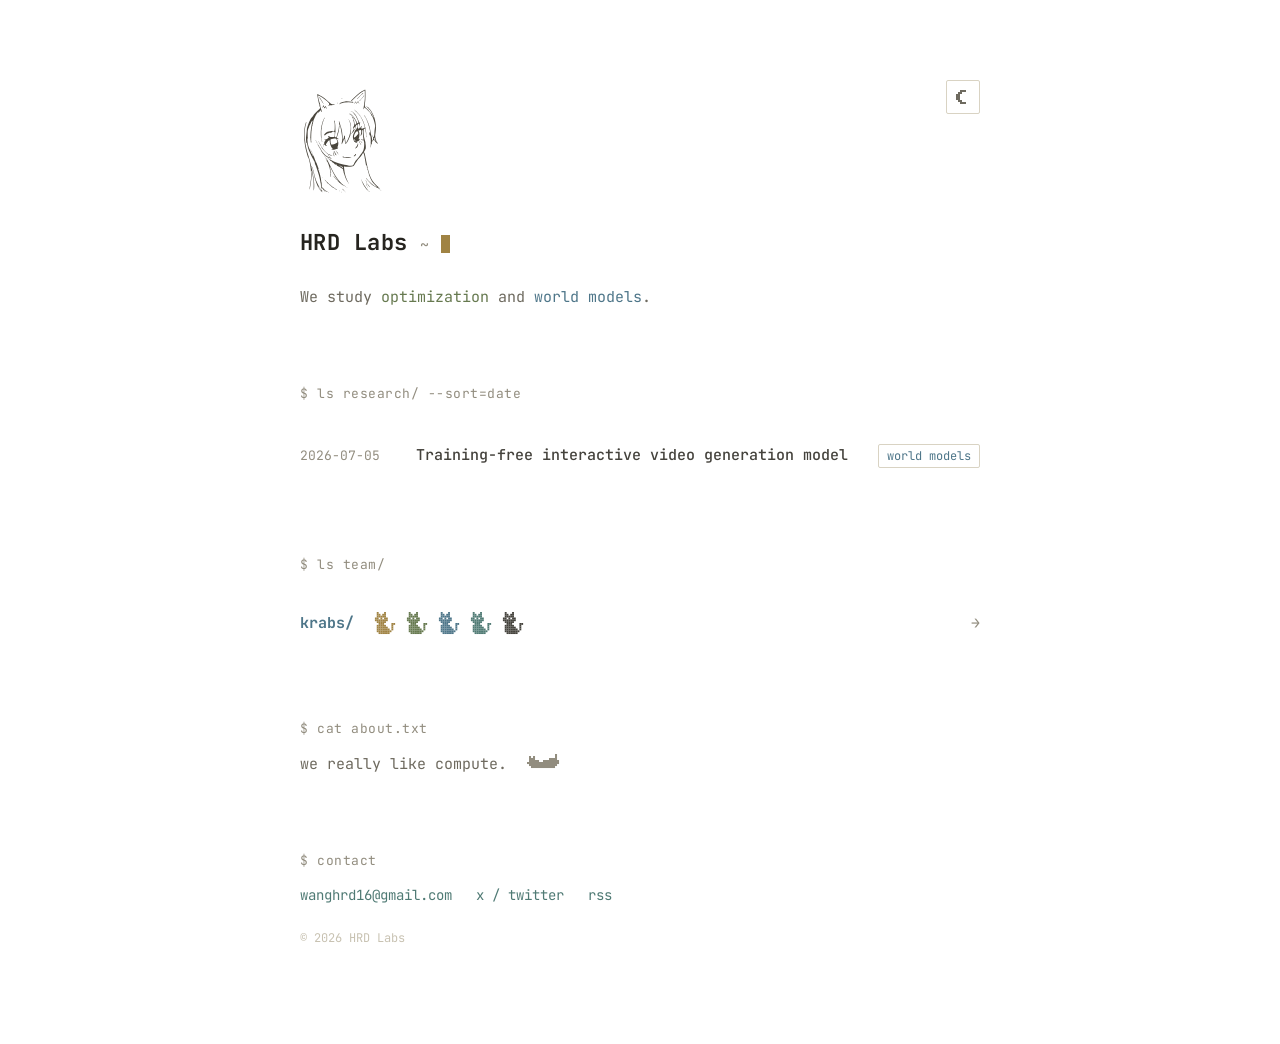
<file: index.html>
<!DOCTYPE html>
<html lang="en">
<head>
  <meta charset="UTF-8">
  <meta name="viewport" content="width=device-width, initial-scale=1.0">
  <title>HRD Labs</title>
  <meta name="description" content="HRD Labs — optimization & world models">
  <link rel="icon" type="image/svg+xml" href="assets/favicon.svg">
  <link rel="preconnect" href="https://fonts.googleapis.com">
  <link rel="preconnect" href="https://fonts.gstatic.com" crossorigin>
  <link href="https://fonts.googleapis.com/css2?family=JetBrains+Mono:ital,wght@0,400;0,500;0,700;1,400&display=swap" rel="stylesheet">
  <script>document.documentElement.dataset.theme=localStorage.getItem('theme')||'light';</script>
  <link rel="stylesheet" href="css/style.css">
</head>
<body>

  <div class="page">
    <header class="masthead">
      <button class="theme-toggle" type="button" aria-label="Toggle light/dark theme"><svg class="icon-moon" width="14" height="14" viewBox="0 0 7 7" shape-rendering="crispEdges" fill="currentColor" aria-hidden="true"><rect x="2" y="0" width="3" height="1"/><rect x="1" y="1" width="2" height="1"/><rect x="0" y="2" width="2" height="3"/><rect x="1" y="5" width="2" height="1"/><rect x="2" y="6" width="3" height="1"/></svg><svg class="icon-sun" width="14" height="14" viewBox="0 0 9 9" shape-rendering="crispEdges" fill="currentColor" aria-hidden="true"><rect x="3" y="3" width="3" height="3"/><rect x="4" y="0" width="1" height="1"/><rect x="4" y="8" width="1" height="1"/><rect x="0" y="4" width="1" height="1"/><rect x="8" y="4" width="1" height="1"/><rect x="1" y="1" width="1" height="1"/><rect x="7" y="1" width="1" height="1"/><rect x="1" y="7" width="1" height="1"/><rect x="7" y="7" width="1" height="1"/></svg></button>
      <span class="masthead-cat" role="img" aria-label="HRD Labs catgirl logo"></span>
      <span class="cat-meow" aria-hidden="true"></span>
      <div class="masthead-title">
        <h1>HRD Labs</h1>
        <span class="tilde">~</span>
        <span class="cursor" aria-hidden="true"></span>
      </div>
      <p class="tagline">We study <span class="hl-optimization">optimization</span> and <span class="hl-worldmodels">world models</span>.</p>
    </header>

    <section id="research" class="research">
      <div class="prompt-line">$ ls research/ --sort=date</div>
      <a href="research/interactive-world-models/" class="post">
        <span class="post-date">2026-07-05</span>
        <span class="post-body">
          <span class="post-title">Training-free interactive video generation model</span>
        </span>
        <span class="tag tag-worldmodels">world models</span>
      </a>
    </section>

    <section id="team" class="team">
      <div class="prompt-line">$ ls team/</div>
      <a href="team.html" class="team-line">
        <span class="team-name">krabs/</span>
        <span class="team-cats" aria-hidden="true">
          <svg class="mini-cat" width="22" height="24" viewBox="-0.5 -0.5 12 13"><use href="assets/cat-sit.svg#cat"/></svg>
          <svg class="mini-cat" width="22" height="24" viewBox="-0.5 -0.5 12 13"><use href="assets/cat-sit.svg#cat"/></svg>
          <svg class="mini-cat" width="22" height="24" viewBox="-0.5 -0.5 12 13"><use href="assets/cat-sit.svg#cat"/></svg>
          <svg class="mini-cat" width="22" height="24" viewBox="-0.5 -0.5 12 13"><use href="assets/cat-sit.svg#cat"/></svg>
          <svg class="mini-cat" width="22" height="24" viewBox="-0.5 -0.5 12 13"><use href="assets/cat-sit.svg#cat"/></svg>
        </span>
        <span class="team-arrow">→</span>
      </a>
    </section>

    <section id="about" class="about">
      <div class="prompt-line">$ cat about.txt</div>
      <p>we really like compute. <svg class="about-cat" width="34" height="16" viewBox="-0.5 -0.5 17 8" aria-hidden="true"><use href="assets/cat-sleep.svg#cat"/></svg></p>
    </section>

    <footer id="contact" class="footer">
      <div class="prompt-line">$ contact</div>
      <div class="footer-links">
        <a href="mailto:wanghrd16@gmail.com">wanghrd16@gmail.com</a>
        <a href="#">x / twitter</a>
        <a href="#">rss</a>
      </div>
      <div class="copyright">© 2026 HRD Labs</div>
    </footer>
  </div>


  <script>
    document.querySelectorAll('.theme-toggle').forEach((btn) => {
      btn.addEventListener('click', () => {
        const next = document.documentElement.dataset.theme === 'dark' ? 'light' : 'dark';
        document.documentElement.dataset.theme = next;
        document.body.dataset.theme = next;
        localStorage.setItem('theme', next);
      });
    });
  </script>
  <script>
    (() => {
      const cat = document.querySelector('.masthead-cat');
      const meow = document.querySelector('.cat-meow');
      if (!cat) return;
      const reduced = window.matchMedia('(prefers-reduced-motion: reduce)').matches;
      const blink = (n) => {
        cat.classList.add('is-blinking');
        setTimeout(() => {
          cat.classList.remove('is-blinking');
          if (n > 1) setTimeout(() => blink(n - 1), 90);
        }, 130);
      };
      if (!reduced) {
        const loop = () => setTimeout(() => { blink(Math.random() < 0.25 ? 2 : 1); loop(); }, 2800 + Math.random() * 3800);
        loop();
      }
      const words = ['meow!', 'mrrp?', 'purrr', ':3'];
      let t;
      cat.addEventListener('click', () => {
        blink(2);
        if (!meow) return;
        meow.textContent = words[Math.floor(Math.random() * words.length)];
        meow.classList.add('show');
        clearTimeout(t);
        t = setTimeout(() => meow.classList.remove('show'), 1200);
      });
    })();
  </script>
</body>
</html>
</file>
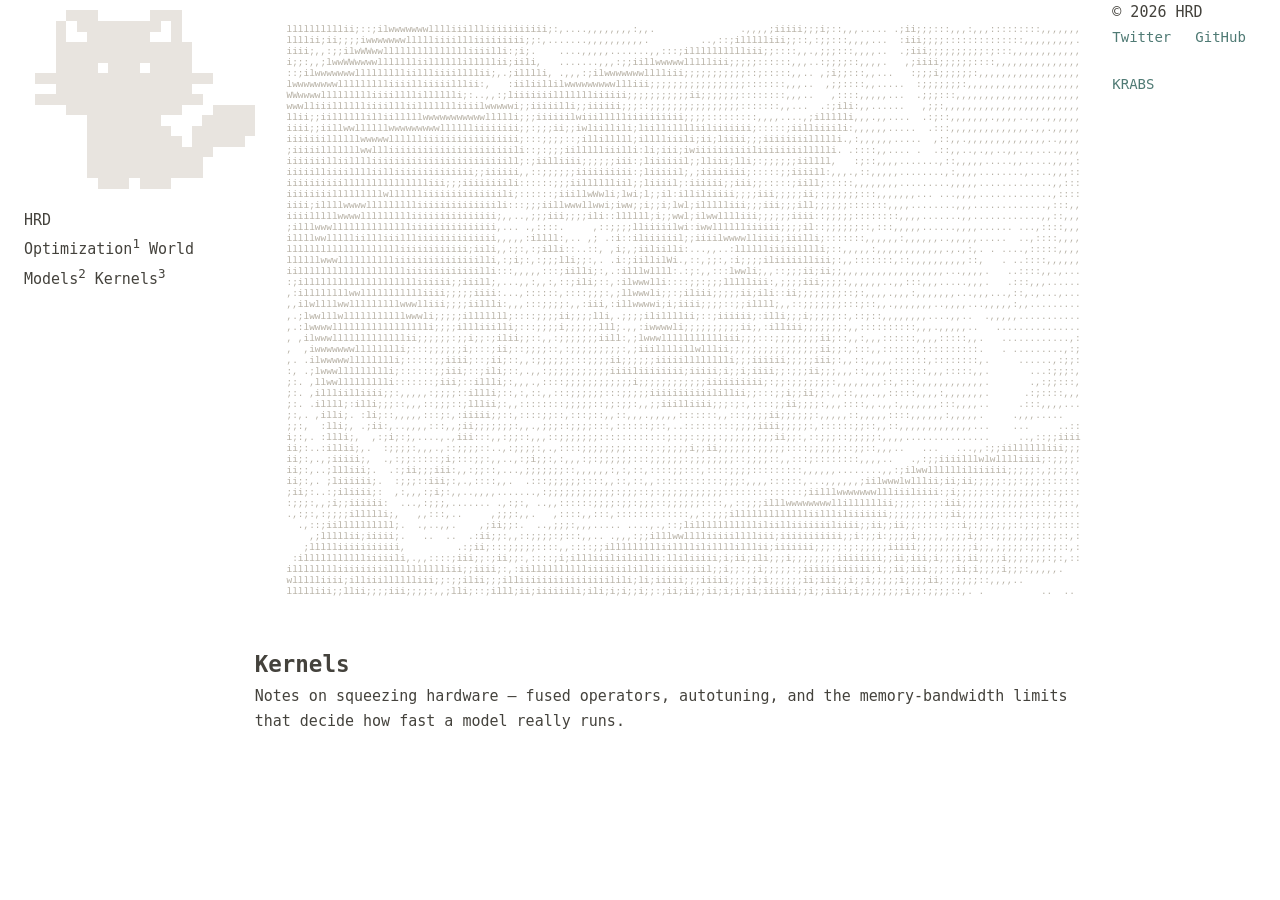
<file: kernels.html>
<!DOCTYPE html>
<html lang="en">
<head>
  <meta charset="UTF-8">
  <meta name="viewport" content="width=device-width, initial-scale=1.0">
  <title>Kernels — HRD</title>
  <meta name="description" content="HRD — GPU kernels research and notes">
  <link rel="preconnect" href="https://fonts.googleapis.com">
  <link rel="preconnect" href="https://fonts.gstatic.com" crossorigin>
  <link href="https://fonts.googleapis.com/css2?family=Zen+Kaku+Gothic+New:wght@400;500;700&display=swap" rel="stylesheet">
  <link rel="stylesheet" href="css/style.css">
</head>
<body>

  <header class="home-header">
    <a href="index.html" class="home-logo">
      <img class="home-logo-mark" src="assets/pixel-logo.svg" alt="">
      <span class="logo-text">HRD</span>
    </a>
    <nav class="home-nav">
      <a href="optimization.html">Optimization<sup>1</sup></a>
      <a href="worldmodels.html">World Models<sup>2</sup></a>
      <a href="kernels.html" class="active">Kernels<sup>3</sup></a>
    </nav>
  </header>

  <section class="wide-header">
    <div class="wide-header-inner">
      <img class="header-art" src="assets/cat3-dark.svg" alt="Kernels">
      <h1>Kernels</h1>
      <p>Notes on squeezing hardware — fused operators, autotuning, and the
         memory-bandwidth limits that decide how fast a model really runs.</p>
    </div>
  </section>

  <footer class="footer">
    <div class="footer-inner">
      <span class="footer-text">&copy; 2026 HRD</span>
      <div class="footer-links">
        <a href="https://twitter.com" target="_blank" rel="noopener">Twitter</a>
        <a href="https://github.com" target="_blank" rel="noopener">GitHub</a>
        <a href="research.html">KRABS</a>
      </div>
    </div>
  </footer>

</body>
</html>
</file>
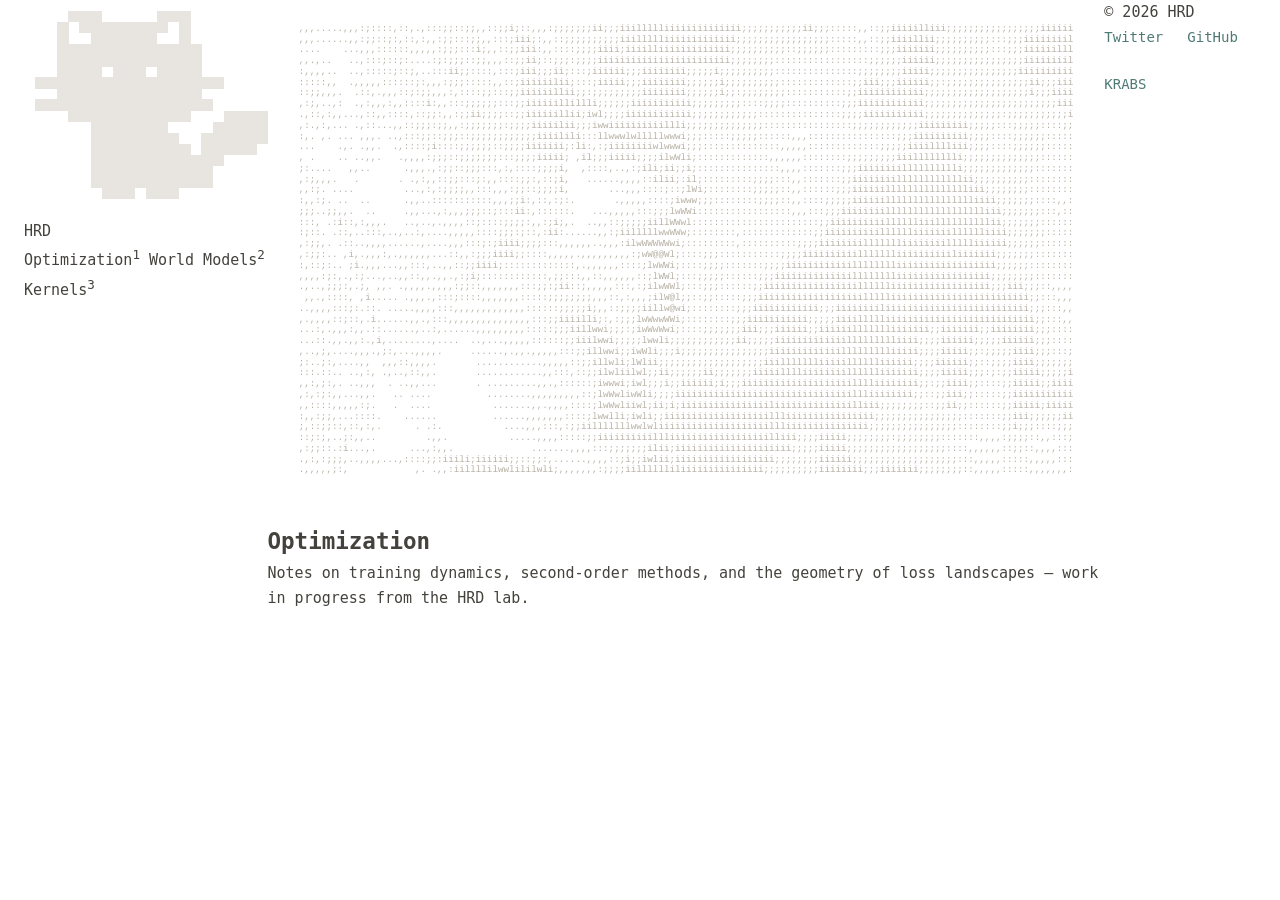
<file: optimization.html>
<!DOCTYPE html>
<html lang="en">
<head>
  <meta charset="UTF-8">
  <meta name="viewport" content="width=device-width, initial-scale=1.0">
  <title>Optimization — HRD</title>
  <meta name="description" content="HRD — Optimization research and notes">
  <link rel="preconnect" href="https://fonts.googleapis.com">
  <link rel="preconnect" href="https://fonts.gstatic.com" crossorigin>
  <link href="https://fonts.googleapis.com/css2?family=Zen+Kaku+Gothic+New:wght@400;500;700&display=swap" rel="stylesheet">
  <link rel="stylesheet" href="css/style.css">
</head>
<body>

  <header class="home-header">
    <a href="index.html" class="home-logo">
      <img class="home-logo-mark" src="assets/pixel-logo.svg" alt="">
      <span class="logo-text">HRD</span>
    </a>
    <nav class="home-nav">
      <a href="optimization.html" class="active">Optimization<sup>1</sup></a>
      <a href="worldmodels.html">World Models<sup>2</sup></a>
      <a href="kernels.html">Kernels<sup>3</sup></a>
    </nav>
  </header>

  <section class="wide-header">
    <div class="wide-header-inner">
      <img class="header-art" src="assets/cat-dark.svg" alt="Optimization">
      <h1>Optimization</h1>
      <p>Notes on training dynamics, second-order methods, and the geometry of loss
         landscapes — work in progress from the HRD lab.</p>
    </div>
  </section>

  <footer class="footer">
    <div class="footer-inner">
      <span class="footer-text">&copy; 2026 HRD</span>
      <div class="footer-links">
        <a href="https://twitter.com" target="_blank" rel="noopener">Twitter</a>
        <a href="https://github.com" target="_blank" rel="noopener">GitHub</a>
        <a href="research.html">KRABS</a>
      </div>
    </div>
  </footer>

</body>
</html>
</file>
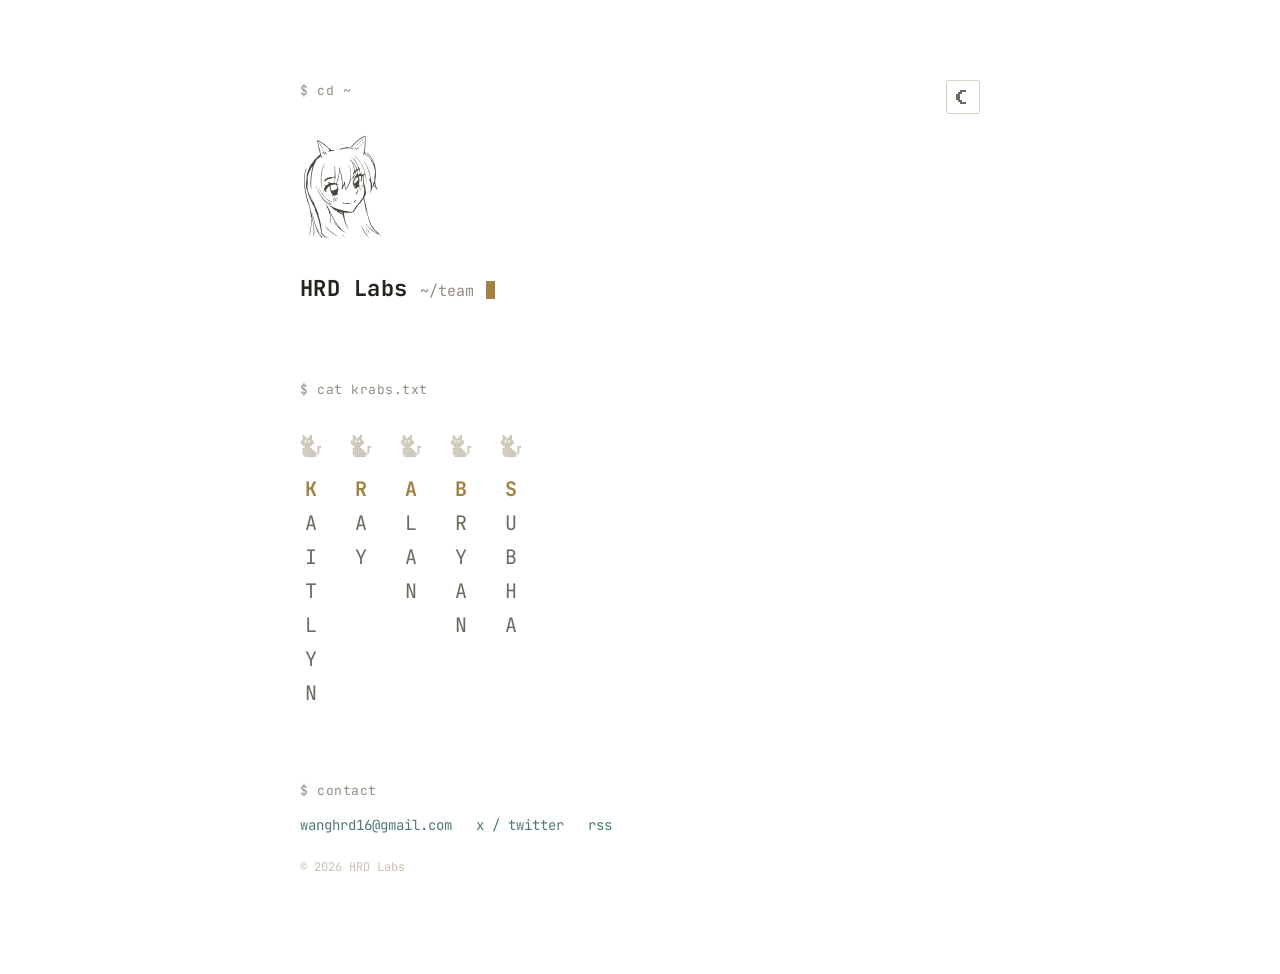
<file: research.html>
<!DOCTYPE html>
<html lang="en">
<head>
  <meta charset="UTF-8">
  <meta http-equiv="refresh" content="0; url=team.html">
  <link rel="canonical" href="https://hrdlabs.org/team.html">
  <title>KRABS — HRD Labs</title>
</head>
<body>
  <p><a href="team.html">→ ~/team</a></p>
</body>
</html>
</file>
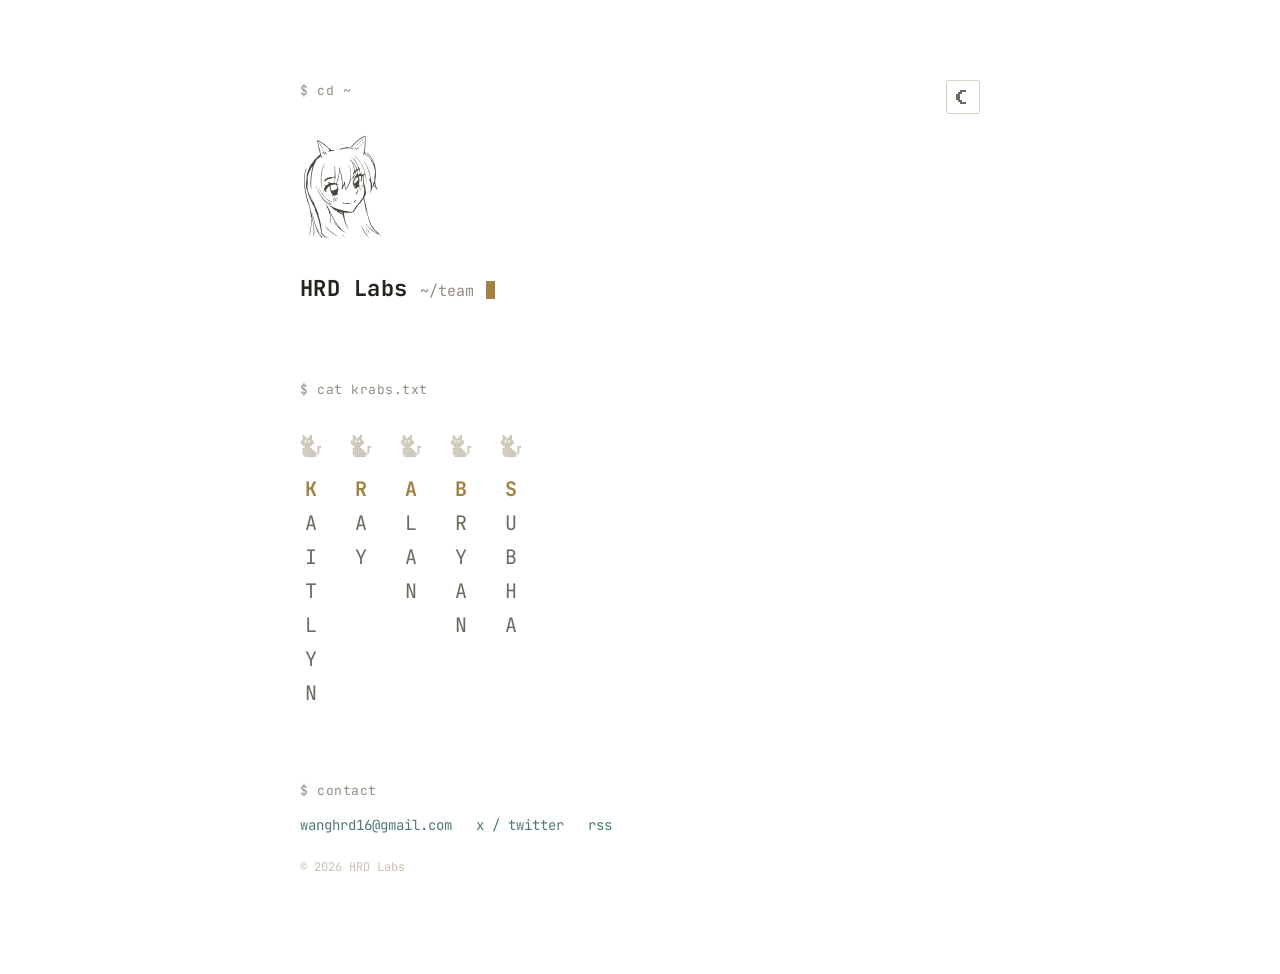
<file: team.html>
<!DOCTYPE html>
<html lang="en">
<head>
  <meta charset="UTF-8">
  <meta name="viewport" content="width=device-width, initial-scale=1.0">
  <title>KRABS — HRD Labs</title>
  <meta name="description" content="HRD Labs — KRABS">
  <link rel="icon" type="image/svg+xml" href="assets/favicon.svg">
  <link rel="preconnect" href="https://fonts.googleapis.com">
  <link rel="preconnect" href="https://fonts.gstatic.com" crossorigin>
  <link href="https://fonts.googleapis.com/css2?family=JetBrains+Mono:ital,wght@0,400;0,500;0,700;1,400&display=swap" rel="stylesheet">
  <script>document.documentElement.dataset.theme=localStorage.getItem('theme')||'light';</script>
  <link rel="stylesheet" href="css/style.css">
</head>
<body>

  <div class="page">
    <header class="masthead">
      <nav class="crumb"><a href="index.html">$ cd ~</a></nav>
      <button class="theme-toggle" type="button" aria-label="Toggle light/dark theme"><svg class="icon-moon" width="14" height="14" viewBox="0 0 7 7" shape-rendering="crispEdges" fill="currentColor" aria-hidden="true"><rect x="2" y="0" width="3" height="1"/><rect x="1" y="1" width="2" height="1"/><rect x="0" y="2" width="2" height="3"/><rect x="1" y="5" width="2" height="1"/><rect x="2" y="6" width="3" height="1"/></svg><svg class="icon-sun" width="14" height="14" viewBox="0 0 9 9" shape-rendering="crispEdges" fill="currentColor" aria-hidden="true"><rect x="3" y="3" width="3" height="3"/><rect x="4" y="0" width="1" height="1"/><rect x="4" y="8" width="1" height="1"/><rect x="0" y="4" width="1" height="1"/><rect x="8" y="4" width="1" height="1"/><rect x="1" y="1" width="1" height="1"/><rect x="7" y="1" width="1" height="1"/><rect x="1" y="7" width="1" height="1"/><rect x="7" y="7" width="1" height="1"/></svg></button>
      <span class="masthead-cat" role="img" aria-label="HRD Labs catgirl logo"></span>
      <div class="masthead-title">
        <h1><a href="index.html">HRD Labs</a></h1>
        <span class="tilde">~/team</span>
        <span class="cursor" aria-hidden="true"></span>
      </div>
    </header>

    <section class="krabs">
      <div class="prompt-line">$ cat krabs.txt</div>
      <div class="crossword-grid">
        <div class="name-col">
          <svg class="mini-cat" width="22" height="24" viewBox="-0.5 -0.5 12 13" aria-hidden="true"><use href="assets/cat-sit.svg#cat"/></svg>
          <span class="letter first">K</span><span class="letter">A</span><span class="letter">I</span><span class="letter">T</span><span class="letter">L</span><span class="letter">Y</span><span class="letter">N</span>
        </div>
        <div class="name-col">
          <svg class="mini-cat" width="22" height="24" viewBox="-0.5 -0.5 12 13" aria-hidden="true"><use href="assets/cat-sit.svg#cat"/></svg>
          <span class="letter first">R</span><span class="letter">A</span><span class="letter">Y</span>
        </div>
        <div class="name-col">
          <svg class="mini-cat" width="22" height="24" viewBox="-0.5 -0.5 12 13" aria-hidden="true"><use href="assets/cat-sit.svg#cat"/></svg>
          <span class="letter first">A</span><span class="letter">L</span><span class="letter">A</span><span class="letter">N</span>
        </div>
        <div class="name-col">
          <svg class="mini-cat" width="22" height="24" viewBox="-0.5 -0.5 12 13" aria-hidden="true"><use href="assets/cat-sit.svg#cat"/></svg>
          <span class="letter first">B</span><span class="letter">R</span><span class="letter">Y</span><span class="letter">A</span><span class="letter">N</span>
        </div>
        <div class="name-col">
          <svg class="mini-cat" width="22" height="24" viewBox="-0.5 -0.5 12 13" aria-hidden="true"><use href="assets/cat-sit.svg#cat"/></svg>
          <span class="letter first">S</span><span class="letter">U</span><span class="letter">B</span><span class="letter">H</span><span class="letter">A</span>
        </div>
      </div>
    </section>

    <footer class="footer">
      <div class="prompt-line">$ contact</div>
      <div class="footer-links">
        <a href="mailto:wanghrd16@gmail.com">wanghrd16@gmail.com</a>
        <a href="#">x / twitter</a>
        <a href="#">rss</a>
      </div>
      <div class="copyright">© 2026 HRD Labs</div>
    </footer>
  </div>


  <script>
    document.querySelectorAll('.theme-toggle').forEach((btn) => {
      btn.addEventListener('click', () => {
        const next = document.documentElement.dataset.theme === 'dark' ? 'light' : 'dark';
        document.documentElement.dataset.theme = next;
        document.body.dataset.theme = next;
        localStorage.setItem('theme', next);
      });
    });
  </script>
</body>
</html>
</file>
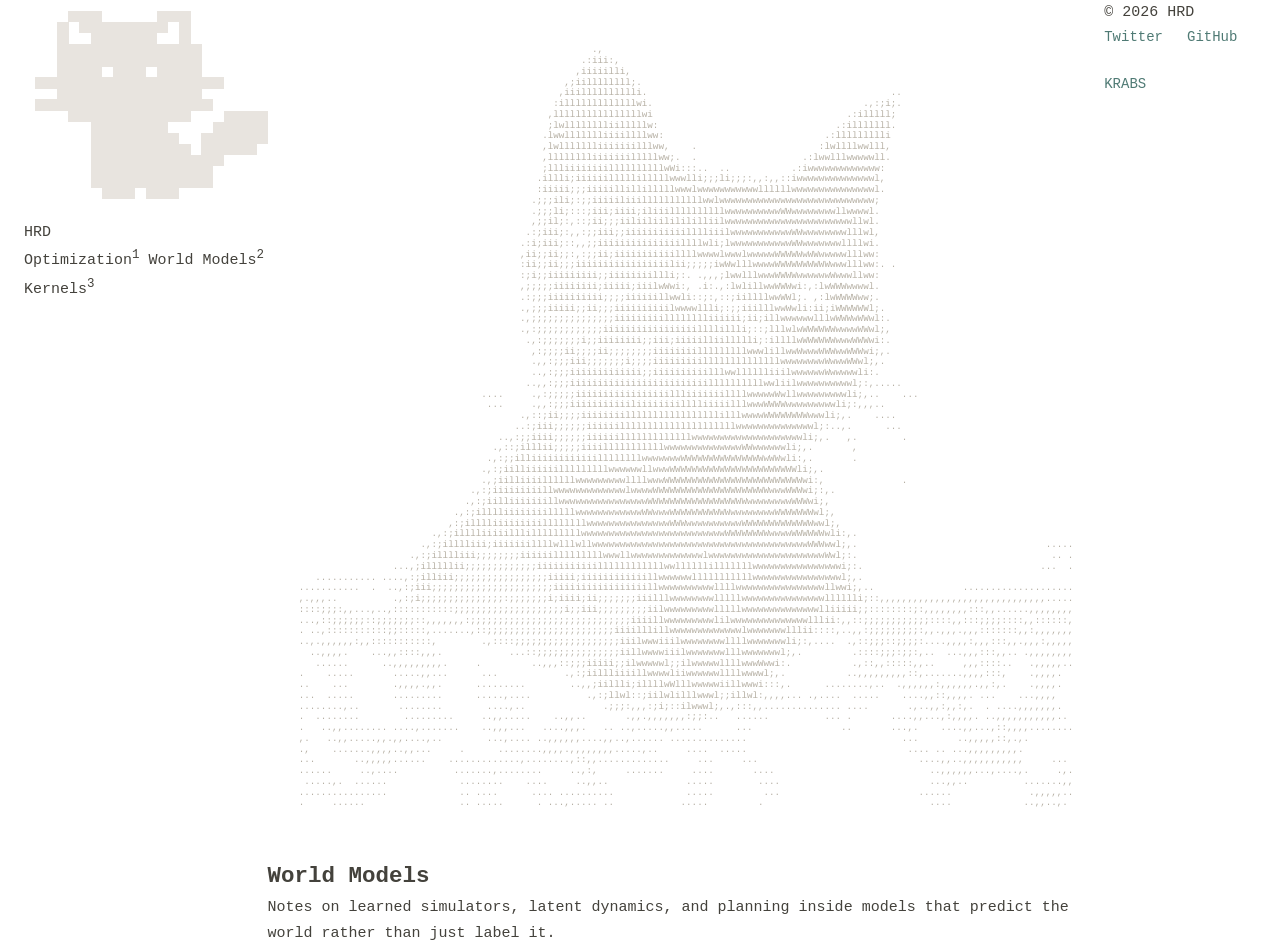
<file: worldmodels.html>
<!DOCTYPE html>
<html lang="en">
<head>
  <meta charset="UTF-8">
  <meta name="viewport" content="width=device-width, initial-scale=1.0">
  <title>World Models — HRD</title>
  <meta name="description" content="HRD — World models research and notes">
  <link rel="preconnect" href="https://fonts.googleapis.com">
  <link rel="preconnect" href="https://fonts.gstatic.com" crossorigin>
  <link href="https://fonts.googleapis.com/css2?family=Zen+Kaku+Gothic+New:wght@400;500;700&display=swap" rel="stylesheet">
  <link rel="stylesheet" href="css/style.css">
</head>
<body>

  <header class="home-header">
    <a href="index.html" class="home-logo">
      <img class="home-logo-mark" src="assets/pixel-logo.svg" alt="">
      <span class="logo-text">HRD</span>
    </a>
    <nav class="home-nav">
      <a href="optimization.html">Optimization<sup>1</sup></a>
      <a href="worldmodels.html" class="active">World Models<sup>2</sup></a>
      <a href="kernels.html">Kernels<sup>3</sup></a>
    </nav>
  </header>

  <section class="wide-header">
    <div class="wide-header-inner">
      <img class="header-art" src="assets/cat2-dark.svg" alt="World Models">
      <h1>World Models</h1>
      <p>Notes on learned simulators, latent dynamics, and planning inside
         models that predict the world rather than just label it.</p>
    </div>
  </section>

  <footer class="footer">
    <div class="footer-inner">
      <span class="footer-text">&copy; 2026 HRD</span>
      <div class="footer-links">
        <a href="https://twitter.com" target="_blank" rel="noopener">Twitter</a>
        <a href="https://github.com" target="_blank" rel="noopener">GitHub</a>
        <a href="research.html">KRABS</a>
      </div>
    </div>
  </footer>

</body>
</html>
</file>
<file: css/style.css>
/* Reset & Base */
*, *::before, *::after {
  margin: 0;
  padding: 0;
  box-sizing: border-box;
}

:root {
  --color-bg: #ffffff;
  --color-bg-hover: #f0ece3;
  --color-fg: #44423c;
  --color-dim: #6e6a5f;
  --color-faint: #928d7f;
  --color-border: #e6e1d5;
  --color-chip-border: #d9d3c3;
  --color-faintest: #c8c2b2;
  --color-tan: #a08343;
  --color-green: #66794f;
  --color-blue: #4e7689;
  --color-teal: #4f7a74;
  --color-heading: #26241f;
  --color-cat: #4a463d;
  --font-mono: 'JetBrains Mono', 'SF Mono', Menlo, Consolas, monospace;
  color-scheme: light;
}

[data-theme="dark"] {
  --color-bg: #16213a;
  --color-bg-hover: #1e2b4a;
  --color-fg: #c9d0dd;
  --color-dim: #9aa3b8;
  --color-faint: #6b7590;
  --color-border: #2a3552;
  --color-chip-border: #374466;
  --color-faintest: #4c5878;
  --color-tan: #c4b28a;
  --color-green: #8a9a7b;
  --color-blue: #8ba4b0;
  --color-teal: #8ea4a2;
  --color-heading: #e9edf5;
  --color-cat: #e9edf5;
  color-scheme: dark;
}

html {
  -webkit-font-smoothing: antialiased;
  -moz-osx-font-smoothing: grayscale;
}

body {
  font-family: var(--font-mono);
  font-size: 15px;
  line-height: 1.7;
  color: var(--color-fg);
  background: var(--color-bg);
  min-height: 100vh;
  display: flex;
  justify-content: center;
  padding: 0 24px;
}

::selection {
  background: var(--color-tan);
  color: var(--color-bg);
}

a {
  color: inherit;
  text-decoration: none;
  transition: color 0.15s ease;
}

.page {
  width: 100%;
  min-width: 0;
  max-width: 680px;
  padding: 80px 0 96px;
  display: flex;
  flex-direction: column;
  gap: 72px;
}

/* Masthead */
.masthead {
  position: relative;
  display: flex;
  flex-direction: column;
  gap: 24px;
}

.masthead-cat {
  width: 97px;
  height: 120px;
  display: block;
  background-color: var(--color-cat);
  -webkit-mask: url("../assets/catgirl-light.svg") no-repeat left center / contain;
  mask: url("../assets/catgirl-light.svg") no-repeat left center / contain;
}

/* Theme toggle */
.theme-toggle {
  position: absolute;
  top: 0;
  right: 0;
  width: 34px;
  height: 34px;
  display: flex;
  align-items: center;
  justify-content: center;
  padding: 0;
  background: none;
  border: 1px solid var(--color-chip-border);
  border-radius: 2px;
  color: var(--color-dim);
  cursor: pointer;
}

.theme-toggle:hover {
  color: var(--color-tan);
  border-color: var(--color-faint);
}

.theme-toggle .icon-sun { display: none; }
[data-theme="dark"] .theme-toggle .icon-sun { display: block; }
[data-theme="dark"] .theme-toggle .icon-moon { display: none; }

/* Interactive masthead cat (index) */
.masthead-cat {
  cursor: pointer;
}

.masthead-cat .cat-lids {
  opacity: 0;
}

.masthead-cat.is-blinking .cat-lids {
  opacity: 1;
}

.masthead-cat .cat-tail {
  transition: transform 0.16s steps(2, end);
}

.masthead-cat:hover .cat-tail {
  transform: translateY(-1px);
}

.cat-meow {
  position: absolute;
  left: 108px;
  top: 28px;
  font-size: 12px;
  letter-spacing: 0.04em;
  color: var(--color-tan);
  opacity: 0;
  transform: translateY(3px);
  transition: opacity 0.15s ease, transform 0.15s ease;
  pointer-events: none;
}

.cat-meow.show {
  opacity: 1;
  transform: translateY(0);
}

.masthead-title {
  display: flex;
  align-items: baseline;
  gap: 12px;
}

.masthead-title h1 {
  font-size: 22px;
  font-weight: 700;
  letter-spacing: 0.02em;
  color: var(--color-heading);
}

.tilde {
  color: var(--color-faint);
  font-size: 15px;
  font-weight: 400;
}

.cursor {
  display: inline-block;
  width: 9px;
  height: 18px;
  background: var(--color-tan);
  transform: translateY(3px);
  animation: blink 2.2s step-end infinite;
}

@keyframes blink {
  0%, 55% { opacity: 1; }
  55.01%, 100% { opacity: 0; }
}

.tagline {
  color: var(--color-dim);
  max-width: 54ch;
  text-wrap: pretty;
}

.hl-optimization {
  color: var(--color-green);
}

.hl-worldmodels {
  color: var(--color-blue);
}

/* Prompt lines */
.prompt-line {
  color: var(--color-faint);
  font-size: 13px;
  letter-spacing: 0.04em;
}

/* Research log */
.research {
  display: flex;
  flex-direction: column;
  gap: 8px;
}

.research .prompt-line {
  margin-bottom: 16px;
}

.post {
  display: grid;
  grid-template-columns: 96px 1fr auto;
  gap: 20px;
  align-items: baseline;
  padding: 14px 12px;
  margin: 0 -12px;
  border-radius: 2px;
  color: inherit;
}

.post:hover {
  background: var(--color-bg-hover);
}

.post-date {
  color: var(--color-faint);
  font-size: 13px;
}

.post-body {
  display: flex;
  flex-direction: column;
  gap: 2px;
}

.post-title {
  color: var(--color-fg);
  font-weight: 500;
}

.post-summary {
  color: var(--color-dim);
  font-size: 13px;
  text-wrap: pretty;
}

.tag {
  font-size: 12px;
  border: 1px solid var(--color-chip-border);
  padding: 1px 8px;
  border-radius: 2px;
}

.tag-optimization { color: var(--color-green); }
.tag-worldmodels { color: var(--color-blue); }
.tag-notes { color: var(--color-tan); }

/* Crumb (back link on subpages) */
.crumb {
  font-size: 13px;
  letter-spacing: 0.04em;
}

.crumb a {
  color: var(--color-faint);
}

.crumb a:hover {
  color: var(--color-tan);
}

/* Pixel cats */
.mini-cat {
  width: 22px;
  height: 24px;
  flex-shrink: 0;
}

/* Team teaser (index) */
.team {
  display: flex;
  flex-direction: column;
  gap: 8px;
}

.team .prompt-line {
  margin-bottom: 16px;
}

.team-line {
  display: flex;
  align-items: center;
  gap: 20px;
  padding: 10px 12px;
  margin: 0 -12px;
  border-radius: 2px;
}

.team-line:hover {
  background: var(--color-bg-hover);
}

.team-name {
  color: var(--color-blue);
  font-weight: 700;
}

.team-cats {
  display: flex;
  align-items: flex-end;
  gap: 10px;
}

.team-cats .mini-cat:nth-child(1) { color: var(--color-tan); }
.team-cats .mini-cat:nth-child(2) { color: var(--color-green); }
.team-cats .mini-cat:nth-child(3) { color: var(--color-blue); }
.team-cats .mini-cat:nth-child(4) { color: var(--color-teal); }
.team-cats .mini-cat:nth-child(5) { color: var(--color-fg); }

.team-cats .mini-cat {
  transition: transform 0.18s ease;
}

.team-line:hover .mini-cat {
  transform: translateY(-3px);
}

.team-line:hover .mini-cat:nth-child(2) { transition-delay: 0.04s; }
.team-line:hover .mini-cat:nth-child(3) { transition-delay: 0.08s; }
.team-line:hover .mini-cat:nth-child(4) { transition-delay: 0.12s; }
.team-line:hover .mini-cat:nth-child(5) { transition-delay: 0.16s; }

.team-arrow {
  margin-left: auto;
  color: var(--color-faint);
}

.team-line:hover .team-arrow {
  color: var(--color-tan);
}

/* About */
.about {
  display: flex;
  flex-direction: column;
  gap: 12px;
}

.about p {
  color: var(--color-dim);
  max-width: 60ch;
  text-wrap: pretty;
}

.about-cat {
  width: 34px;
  height: 16px;
  margin-left: 10px;
  vertical-align: baseline;
  color: var(--color-faint);
}

/* Footer */
.footer {
  display: flex;
  flex-direction: column;
  gap: 12px;
}

.footer-links {
  display: flex;
  gap: 24px;
  font-size: 14px;
  flex-wrap: wrap;
}

.footer-links a {
  color: var(--color-teal);
}

.footer-links a:hover {
  color: var(--color-fg);
}

.copyright {
  color: var(--color-faintest);
  font-size: 12px;
  margin-top: 8px;
}

@media (prefers-reduced-motion: reduce) {
  .cursor {
    animation: none;
  }

  .team-cats .mini-cat,
  .name-col .mini-cat,
  .masthead-cat .cat-tail {
    transition: none;
  }

  .team-line:hover .mini-cat,
  .name-col:hover .mini-cat,
  .masthead-cat:hover .cat-tail {
    transform: none;
  }
}

/* Responsive */
@media (max-width: 560px) {
  .page {
    padding: 56px 0 64px;
    gap: 56px;
  }

  .post {
    grid-template-columns: 1fr;
    gap: 8px;
  }

  .tag {
    justify-self: start;
  }
}

/* ---- KRABS crossword (team.html) ---- */
.krabs {
  display: flex;
  flex-direction: column;
  gap: 12px;
}

.crossword-grid {
  display: flex;
  gap: 28px;
  margin-top: 20px;
}

.name-col {
  display: flex;
  flex-direction: column;
  align-items: center;
  gap: 4px;
  font-size: 20px;
  line-height: 1.5;
}

.name-col .mini-cat {
  color: var(--color-faintest);
  margin-bottom: 12px;
  transition: transform 0.18s ease, color 0.18s ease;
}

.name-col:nth-child(1):hover .mini-cat { color: var(--color-tan); }
.name-col:nth-child(2):hover .mini-cat { color: var(--color-green); }
.name-col:nth-child(3):hover .mini-cat { color: var(--color-blue); }
.name-col:nth-child(4):hover .mini-cat { color: var(--color-teal); }
.name-col:nth-child(5):hover .mini-cat { color: var(--color-fg); }

.name-col:hover .mini-cat {
  transform: translateY(-3px);
}

.letter {
  color: var(--color-dim);
}

.letter.first {
  font-weight: 700;
  color: var(--color-tan);
}

.name-col:hover .letter {
  color: var(--color-heading);
}

@media (max-width: 560px) {
  .crossword-grid {
    gap: 18px;
  }

  .name-col {
    font-size: 16px;
  }
}
</file>
